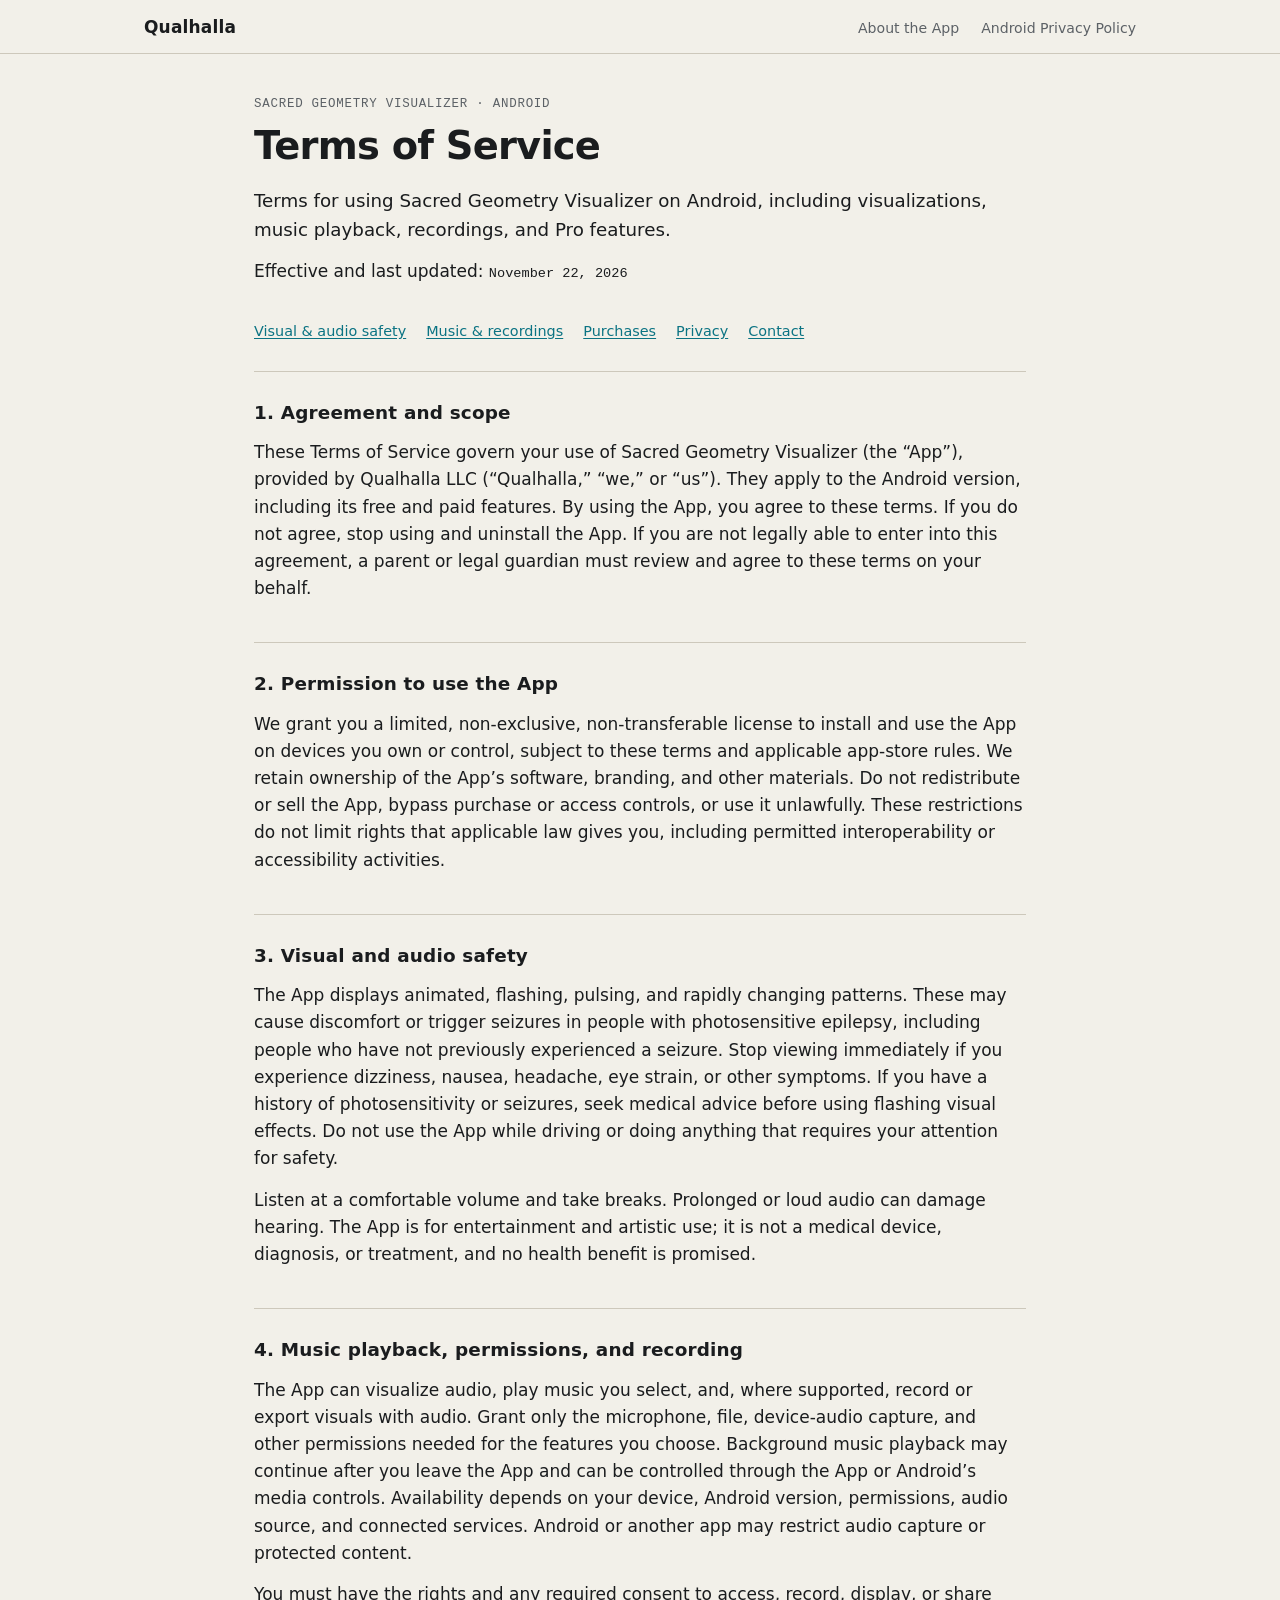
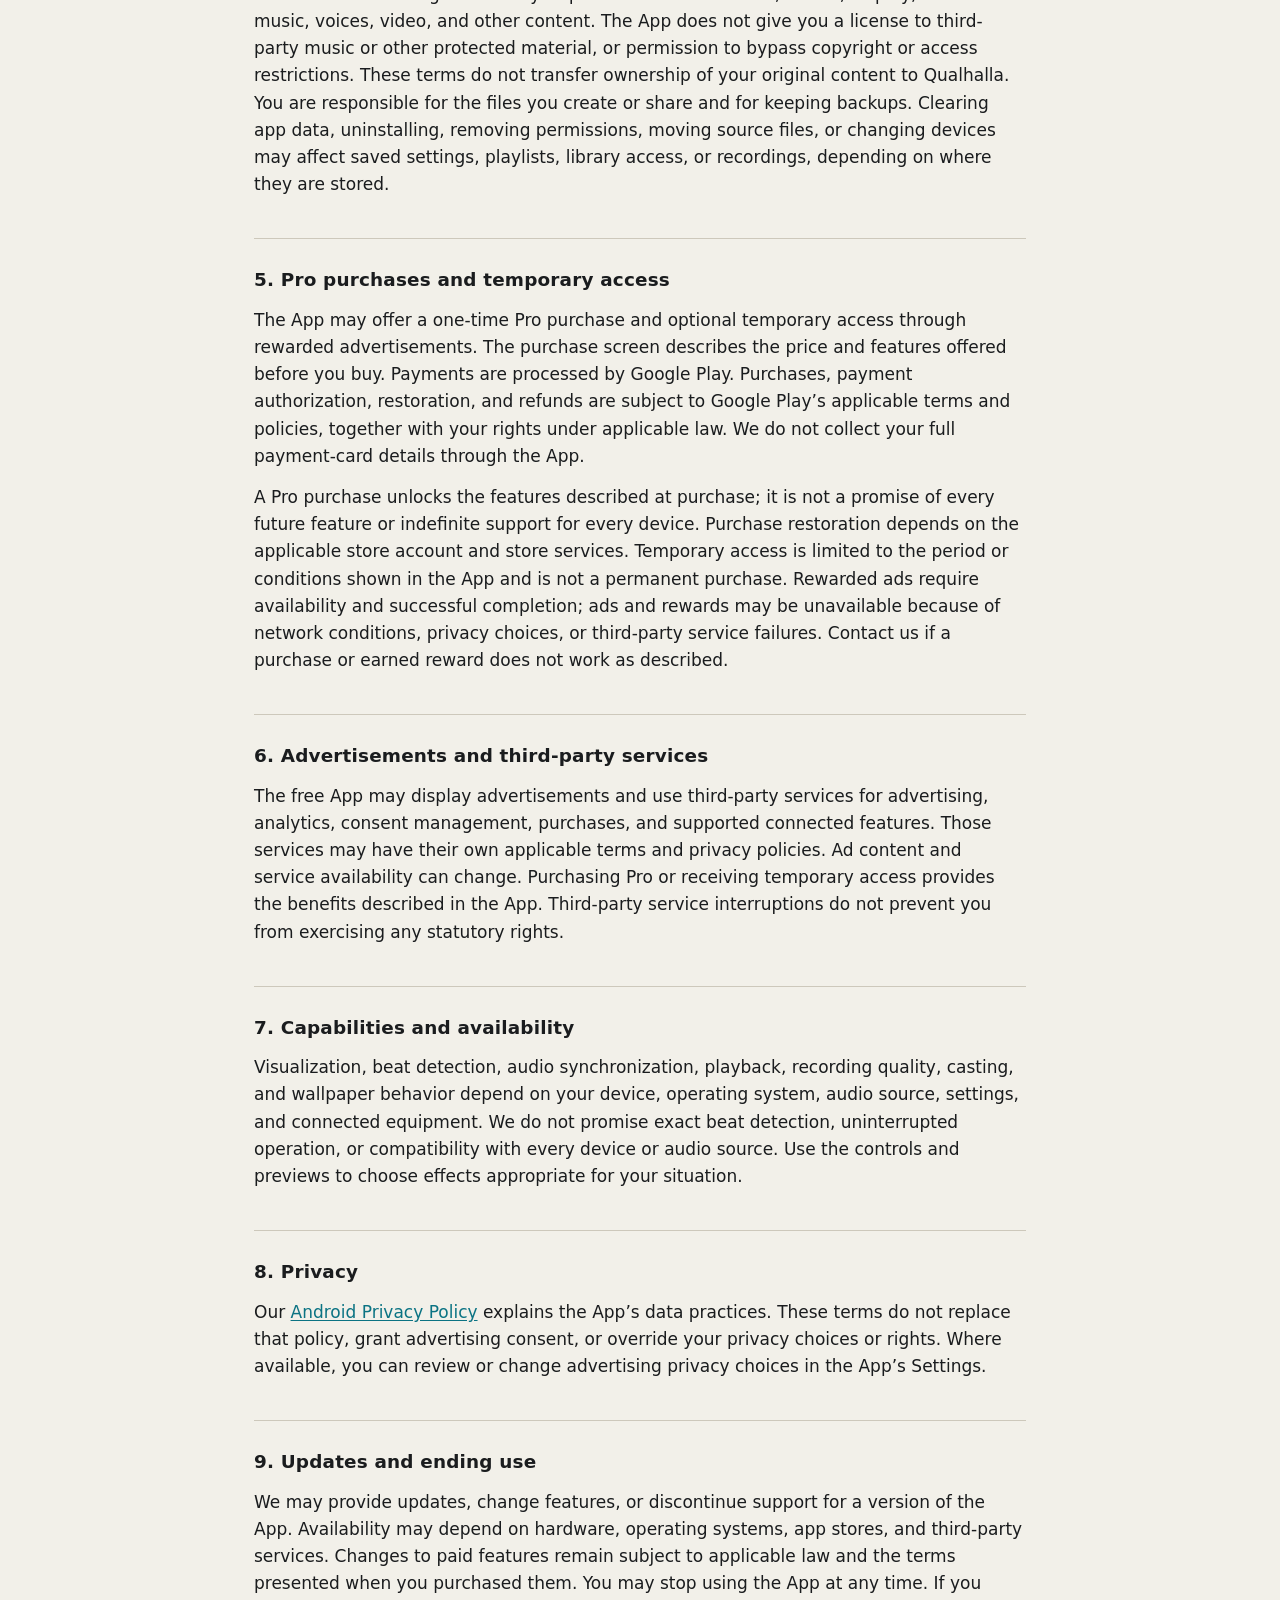
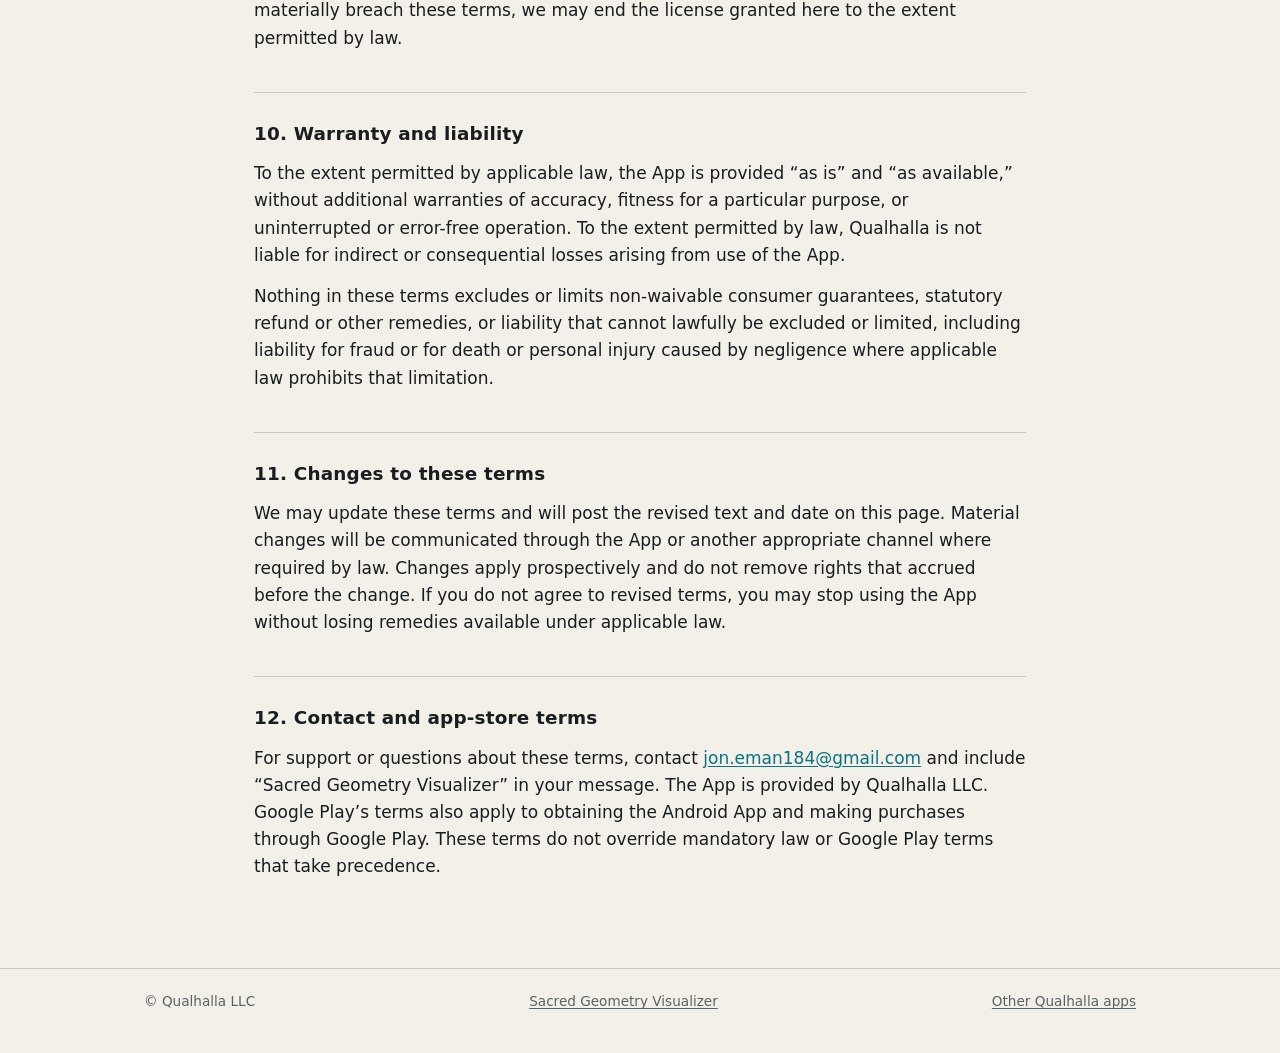
<file: sacred-geometry/terms/index.html>
<!DOCTYPE html>
<html lang="en">
<head>
<meta charset="utf-8">
<meta name="viewport" content="width=device-width, initial-scale=1">
<title>Terms of Service — Sacred Geometry Visualizer | Qualhalla</title>
<meta name="description" content="Terms of Service for the Android version of Sacred Geometry Visualizer by Qualhalla LLC, including visual and audio safety, music playback, recordings, Pro purchases, and support.">
<link rel="canonical" href="https://qualhalla.com/sacred-geometry/terms/">
<style>
:root{
  --paper:#f2f0e9; --sheet:#faf9f5; --ink:#1a1c1e; --muted:#5c6166; --rule:#cdc8bb; --rule-2:#e2ded3;
  --accent:#0b7383; --trace:#1aa9bd; --warn:#a2560c; --warn-bg:#f6ead9;
  --sans:"IBM Plex Sans",system-ui,-apple-system,"Segoe UI",sans-serif;
  --mono:"IBM Plex Mono",ui-monospace,"SF Mono",Menlo,Consolas,monospace;
  color-scheme:light;
}
@media (prefers-color-scheme:dark){
  :root{
    --paper:#141618; --sheet:#1b1e21; --ink:#e4e2dc; --muted:#9aa0a6; --rule:#3a3f44; --rule-2:#2a2e32;
    --accent:#4cc6d8; --trace:#36bfd2; --warn:#e3a15a; --warn-bg:#2a2218;
    color-scheme:dark;
  }
}
*{box-sizing:border-box}
html{background:var(--paper)}
body{margin:0;background:var(--paper);color:var(--ink);font:400 17px/1.6 var(--sans);-webkit-text-size-adjust:100%}
a{color:var(--accent);text-underline-offset:2px}
.wrap{max-width:1040px;margin:0 auto;padding:0 24px}
.mono,code,td.v,.num{font-family:var(--mono);font-feature-settings:"zero" 1}

/* top bar */
.top{border-bottom:1px solid var(--rule)}
.top .wrap{display:flex;align-items:baseline;justify-content:space-between;gap:16px;padding-top:14px;padding-bottom:12px}
.brand{font-weight:600;color:var(--ink);text-decoration:none;letter-spacing:.01em}
.top nav{display:flex;gap:22px;font-size:.88rem}
.top nav a{color:var(--muted);text-decoration:none}
.top nav a:hover{color:var(--ink)}

/* intro */
.intro{display:grid;grid-template-columns:minmax(0,1fr) 300px;gap:56px;align-items:start;padding:56px 0 40px}
.kicker{font:500 .78rem/1 var(--mono);color:var(--muted);letter-spacing:.06em;margin:0 0 18px;display:flex;align-items:center;gap:10px}
.kicker img{width:28px;height:28px;border-radius:7px}
h1{font-size:2.6rem;line-height:1.08;font-weight:600;letter-spacing:-.02em;margin:0 0 20px;max-width:13ch}
.lede{font-size:1.14rem;color:var(--ink);max-width:34em;margin:0 0 28px}
.get{display:flex;flex-wrap:wrap;gap:10px;margin-bottom:14px}
.get a{display:inline-flex;flex-direction:column;justify-content:center;min-width:168px;padding:9px 16px 10px;border:1.5px solid var(--ink);border-radius:6px;color:var(--ink);text-decoration:none;line-height:1.2}
.get a small{font-size:.72rem;color:var(--muted)}
.get a span{font-weight:600;font-size:1.02rem}
.get a:hover{background:var(--ink);color:var(--paper)}
.get a:hover small{color:inherit;opacity:.75}
.fine{font-size:.85rem;color:var(--muted);margin:0}
.phone{margin:0}
.phone button{display:block;width:100%;padding:0;border:0;background:none;cursor:zoom-in}
.phone img{display:block;width:100%;height:auto;border-radius:22px;border:1px solid var(--rule);background:#000}
.phone figcaption{font:400 .75rem/1.4 var(--mono);color:var(--muted);margin-top:10px}

/* sections */
section{padding:44px 0;border-top:1px solid var(--rule)}
.head{display:grid;grid-template-columns:200px minmax(0,1fr);gap:32px}
h2{font-size:1rem;font-weight:600;margin:0;letter-spacing:.01em}
h2 .n{display:block;font:400 .75rem/1 var(--mono);color:var(--muted);margin-bottom:8px}
.body>p:first-child{margin-top:0}
.body p{max-width:38em}

/* range figure */
.fig{margin:0;background:var(--sheet);border:1px solid var(--rule);border-radius:4px;padding:18px 18px 12px}
.fig .scroll{overflow-x:auto}
.range{display:block;width:100%;min-width:640px;height:auto}
.range .g{stroke:var(--rule-2);stroke-width:1}
.range .g.M{stroke:var(--rule)}
.range .ax{stroke:var(--muted);stroke-width:1}
.range .t{font:400 12px var(--mono);fill:var(--muted)}
.range .l{font:500 12.5px var(--mono);fill:var(--ink)}
.range .b0{fill:var(--rule-2);stroke:var(--rule)}
.range .b1{fill:none;stroke:var(--trace);stroke-width:1.5}
.range .b2{fill:var(--trace);opacity:.35;stroke:var(--trace)}
.range .p{fill:var(--paper);stroke:var(--ink);stroke-width:1.4}
.fig figcaption{font:400 .78rem/1.5 var(--mono);color:var(--muted);margin-top:8px}

/* spec table */
table{border-collapse:collapse;width:100%}
.spec th,.spec td{text-align:left;vertical-align:top;padding:9px 0;border-bottom:1px solid var(--rule-2)}
.spec tr:first-child th,.spec tr:first-child td{border-top:1px solid var(--ink)}
.spec tr:last-child th,.spec tr:last-child td{border-bottom:1px solid var(--ink)}
.spec th{font-weight:500;width:34%;padding-right:20px;color:var(--muted);font-size:.94rem}
.spec td{font-size:.95rem}
.spec td.v{font-size:.9rem}
.tag{display:inline-block;font:500 .66rem/1 var(--mono);letter-spacing:.06em;padding:3px 5px 2px;border:1px solid currentColor;border-radius:3px;color:var(--accent);vertical-align:2px;margin-left:6px}
.note{font-size:.82rem;color:var(--muted);margin-top:12px}

/* bench notes */
.procs{list-style:none;margin:0;padding:0;counter-reset:p}
.procs li{display:grid;grid-template-columns:44px minmax(0,1fr);gap:4px 12px;padding:18px 0;border-bottom:1px solid var(--rule-2)}
.procs li:first-child{padding-top:0}
.procs li::before{counter-increment:p;content:counter(p,decimal-leading-zero);font:400 .82rem/1.9 var(--mono);color:var(--muted);grid-row:span 2}
.procs h3{font-size:1.02rem;font-weight:600;margin:0}
.procs p{margin:2px 0 0;max-width:38em}
.caution{margin-top:28px;border-left:3px solid var(--warn);background:var(--warn-bg);padding:16px 20px;border-radius:0 4px 4px 0}
.caution strong{display:block;font:500 .78rem/1 var(--mono);letter-spacing:.08em;color:var(--warn);margin-bottom:8px}
.caution p{margin:0 0 8px;max-width:40em}
.caution p:last-child{margin-bottom:0}

/* screens */
.shots{display:grid;grid-template-columns:repeat(5,minmax(0,1fr));gap:16px;margin:0;padding:0;list-style:none}
.shots button{display:block;width:100%;padding:0;border:0;background:none;cursor:zoom-in;text-align:left;color:inherit;font:inherit}
.shots img{display:block;width:100%;height:auto;border-radius:12px;border:1px solid var(--rule);background:#000}
.shots button:hover img,.shots button:focus-visible img{border-color:var(--accent)}
.shots span{display:block;font:400 .74rem/1.45 var(--mono);color:var(--muted);margin-top:8px}

/* free vs pro */
.cmp th,.cmp td{padding:8px 0;border-bottom:1px solid var(--rule-2);text-align:left;font-size:.95rem}
.cmp thead th{font:500 .74rem/1 var(--mono);letter-spacing:.06em;color:var(--muted);border-bottom:1px solid var(--ink);padding-bottom:10px}
.cmp td.c,.cmp th.c{width:70px;text-align:center;font-family:var(--mono)}
.cmp td.no{color:var(--muted)}
.cmp tbody tr:last-child td{border-bottom:1px solid var(--ink)}

footer{border-top:1px solid var(--rule);padding:22px 0 40px;font-size:.85rem;color:var(--muted)}
footer .wrap{display:flex;justify-content:space-between;gap:16px;flex-wrap:wrap}
footer a{color:var(--muted)}

/* lightbox */
.lightbox{border:0;padding:0;background:transparent;max-width:100vw;max-height:100vh;width:100vw;height:100vh;margin:0}
.lightbox::backdrop{background:rgba(12,13,14,.88)}
.lightbox figure{margin:0;height:100%;display:flex;flex-direction:column;align-items:center;justify-content:center;padding:28px 64px}
.lb-img{max-height:calc(100vh - 110px);max-width:100%;width:auto;border-radius:16px}
.lb-cap{font:400 .8rem/1.4 var(--mono);color:#c9ccd0;margin-top:12px;text-align:center;max-width:40em}
.lb-close,.lb-nav{position:fixed;background:none;border:0;color:#e6e6e6;font:300 2.2rem/1 var(--sans);cursor:pointer;padding:10px 14px}
.lb-close{top:8px;right:10px}
.lb-prev{left:6px;top:50%;translate:0 -50%}
.lb-next{right:6px;top:50%;translate:0 -50%}

@media (max-width:860px){
  .intro{grid-template-columns:minmax(0,1fr);gap:36px;padding-top:40px}
  .phone{max-width:260px}
  .head{grid-template-columns:minmax(0,1fr);gap:18px}
  .shots{grid-template-columns:repeat(3,minmax(0,1fr))}
}
@media (max-width:560px){
  body{font-size:16px}
  .wrap{padding:0 16px}
  .top nav{display:none}
  h1{font-size:2.05rem}
  .lede{font-size:1.05rem}
  .get a{flex:1 1 140px;min-width:0}
  .shots{grid-template-columns:repeat(2,minmax(0,1fr));gap:12px}
  .spec th{width:42%;padding-right:12px}
  .lightbox figure{padding:48px 8px 20px}
  .lb-nav{display:none}
}

.legal{max-width:820px;padding-top:44px;padding-bottom:48px}.legal h1{max-width:none;font-size:2.4rem}.legal .lede{max-width:none}.legal section{padding:26px 0}.legal h2{font-size:1.15rem;margin-bottom:12px}.legal p{margin:0 0 14px}.legal .contents{display:flex;flex-wrap:wrap;gap:8px 20px;padding:20px 0 28px;font-size:.9rem}.top nav{flex-wrap:wrap}.legal time{font-family:var(--mono);font-size:.85rem}@media(max-width:560px){.top nav{display:flex;font-size:.8rem;gap:12px}.top .wrap{align-items:center}.legal{padding-top:28px}.legal h1{font-size:2rem}}
</style>
</head>
<body>
<header class="top"><div class="wrap"><a class="brand" href="/">Qualhalla</a><nav aria-label="Site navigation"><a href="../">About the App</a><a href="https://parmajoneman.github.io/VisualizerPrivacyPolicy/">Android Privacy Policy</a></nav></div></header>
<main class="wrap legal">
<p class="kicker">SACRED GEOMETRY VISUALIZER · ANDROID</p>
<h1>Terms of Service</h1>
<p class="lede">Terms for using Sacred Geometry Visualizer on Android, including visualizations, music playback, recordings, and Pro features.</p>
<p>Effective and last updated: <time datetime="2026-11-22">November 22, 2026</time></p>
<nav class="contents" aria-label="Terms sections"><a href="#section-3">Visual &amp; audio safety</a><a href="#section-4">Music &amp; recordings</a><a href="#section-5">Purchases</a><a href="#section-8">Privacy</a><a href="#section-12">Contact</a></nav>
<section id="section-1"><h2>1. Agreement and scope</h2><p>These Terms of Service govern your use of Sacred Geometry Visualizer (the “App”), provided by Qualhalla LLC (“Qualhalla,” “we,” or “us”). They apply to the Android version, including its free and paid features. By using the App, you agree to these terms. If you do not agree, stop using and uninstall the App. If you are not legally able to enter into this agreement, a parent or legal guardian must review and agree to these terms on your behalf.</p></section>
<section id="section-2"><h2>2. Permission to use the App</h2><p>We grant you a limited, non-exclusive, non-transferable license to install and use the App on devices you own or control, subject to these terms and applicable app-store rules. We retain ownership of the App’s software, branding, and other materials. Do not redistribute or sell the App, bypass purchase or access controls, or use it unlawfully. These restrictions do not limit rights that applicable law gives you, including permitted interoperability or accessibility activities.</p></section>
<section id="section-3"><h2>3. Visual and audio safety</h2><p>The App displays animated, flashing, pulsing, and rapidly changing patterns. These may cause discomfort or trigger seizures in people with photosensitive epilepsy, including people who have not previously experienced a seizure. Stop viewing immediately if you experience dizziness, nausea, headache, eye strain, or other symptoms. If you have a history of photosensitivity or seizures, seek medical advice before using flashing visual effects. Do not use the App while driving or doing anything that requires your attention for safety.</p><p>Listen at a comfortable volume and take breaks. Prolonged or loud audio can damage hearing. The App is for entertainment and artistic use; it is not a medical device, diagnosis, or treatment, and no health benefit is promised.</p></section>
<section id="section-4"><h2>4. Music playback, permissions, and recording</h2><p>The App can visualize audio, play music you select, and, where supported, record or export visuals with audio. Grant only the microphone, file, device-audio capture, and other permissions needed for the features you choose. Background music playback may continue after you leave the App and can be controlled through the App or Android’s media controls. Availability depends on your device, Android version, permissions, audio source, and connected services. Android or another app may restrict audio capture or protected content.</p><p>You must have the rights and any required consent to access, record, display, or share music, voices, video, and other content. The App does not give you a license to third-party music or other protected material, or permission to bypass copyright or access restrictions. These terms do not transfer ownership of your original content to Qualhalla. You are responsible for the files you create or share and for keeping backups. Clearing app data, uninstalling, removing permissions, moving source files, or changing devices may affect saved settings, playlists, library access, or recordings, depending on where they are stored.</p></section>
<section id="section-5"><h2>5. Pro purchases and temporary access</h2><p>The App may offer a one-time Pro purchase and optional temporary access through rewarded advertisements. The purchase screen describes the price and features offered before you buy. Payments are processed by Google Play. Purchases, payment authorization, restoration, and refunds are subject to Google Play’s applicable terms and policies, together with your rights under applicable law. We do not collect your full payment-card details through the App.</p><p>A Pro purchase unlocks the features described at purchase; it is not a promise of every future feature or indefinite support for every device. Purchase restoration depends on the applicable store account and store services. Temporary access is limited to the period or conditions shown in the App and is not a permanent purchase. Rewarded ads require availability and successful completion; ads and rewards may be unavailable because of network conditions, privacy choices, or third-party service failures. Contact us if a purchase or earned reward does not work as described.</p></section>
<section id="section-6"><h2>6. Advertisements and third-party services</h2><p>The free App may display advertisements and use third-party services for advertising, analytics, consent management, purchases, and supported connected features. Those services may have their own applicable terms and privacy policies. Ad content and service availability can change. Purchasing Pro or receiving temporary access provides the benefits described in the App. Third-party service interruptions do not prevent you from exercising any statutory rights.</p></section>
<section id="section-7"><h2>7. Capabilities and availability</h2><p>Visualization, beat detection, audio synchronization, playback, recording quality, casting, and wallpaper behavior depend on your device, operating system, audio source, settings, and connected equipment. We do not promise exact beat detection, uninterrupted operation, or compatibility with every device or audio source. Use the controls and previews to choose effects appropriate for your situation.</p></section>
<section id="section-8"><h2>8. Privacy</h2><p>Our <a href="https://parmajoneman.github.io/VisualizerPrivacyPolicy/">Android Privacy Policy</a> explains the App’s data practices. These terms do not replace that policy, grant advertising consent, or override your privacy choices or rights. Where available, you can review or change advertising privacy choices in the App’s Settings.</p></section>
<section id="section-9"><h2>9. Updates and ending use</h2><p>We may provide updates, change features, or discontinue support for a version of the App. Availability may depend on hardware, operating systems, app stores, and third-party services. Changes to paid features remain subject to applicable law and the terms presented when you purchased them. You may stop using the App at any time. If you materially breach these terms, we may end the license granted here to the extent permitted by law.</p></section>
<section id="section-10"><h2>10. Warranty and liability</h2><p>To the extent permitted by applicable law, the App is provided “as is” and “as available,” without additional warranties of accuracy, fitness for a particular purpose, or uninterrupted or error-free operation. To the extent permitted by law, Qualhalla is not liable for indirect or consequential losses arising from use of the App.</p><p>Nothing in these terms excludes or limits non-waivable consumer guarantees, statutory refund or other remedies, or liability that cannot lawfully be excluded or limited, including liability for fraud or for death or personal injury caused by negligence where applicable law prohibits that limitation.</p></section>
<section id="section-11"><h2>11. Changes to these terms</h2><p>We may update these terms and will post the revised text and date on this page. Material changes will be communicated through the App or another appropriate channel where required by law. Changes apply prospectively and do not remove rights that accrued before the change. If you do not agree to revised terms, you may stop using the App without losing remedies available under applicable law.</p></section>
<section id="section-12"><h2>12. Contact and app-store terms</h2><p>For support or questions about these terms, contact <a href="mailto:jon.eman184@gmail.com">jon.eman184@gmail.com</a> and include “Sacred Geometry Visualizer” in your message. The App is provided by Qualhalla LLC. Google Play’s terms also apply to obtaining the Android App and making purchases through Google Play. These terms do not override mandatory law or Google Play terms that take precedence.</p></section>
</main>
<footer><div class="wrap"><span>&copy; Qualhalla LLC</span><a href="../">Sacred Geometry Visualizer</a><a href="/">Other Qualhalla apps</a></div></footer>
</body>
</html>
</file>
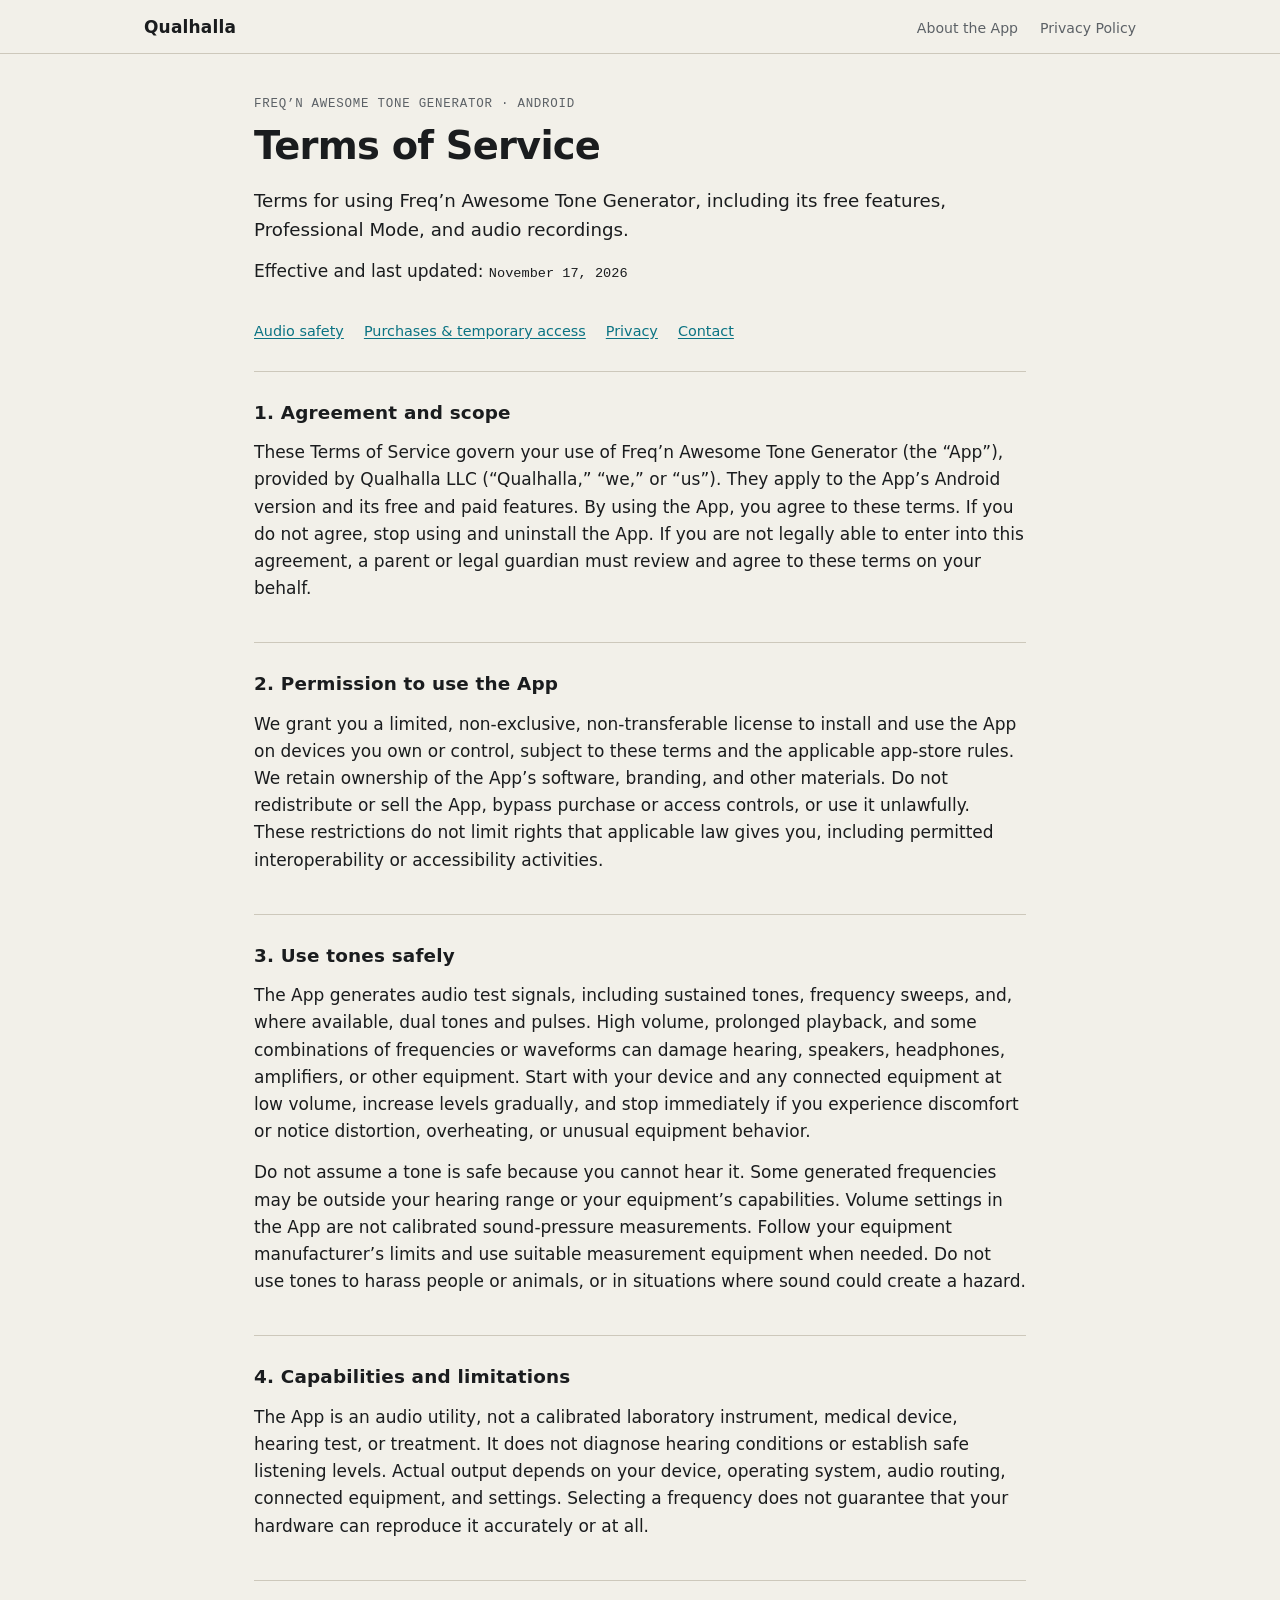
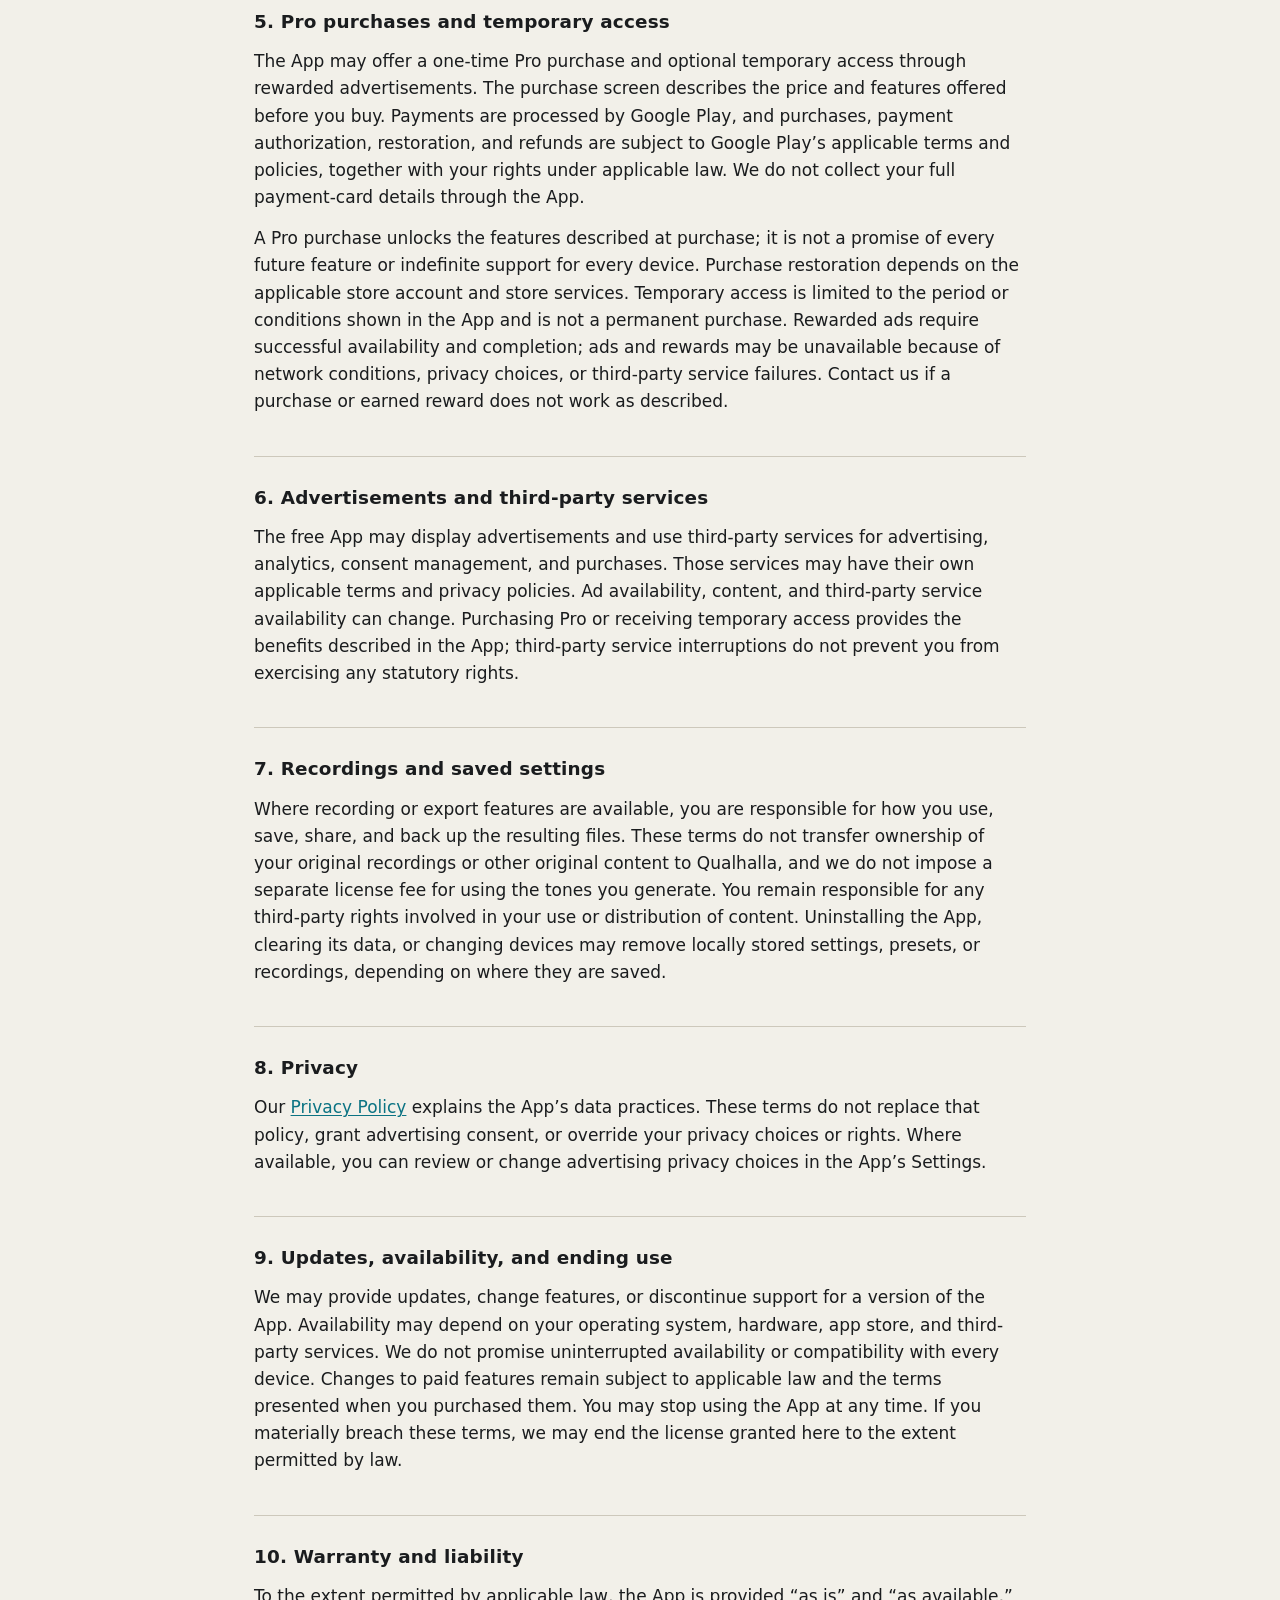
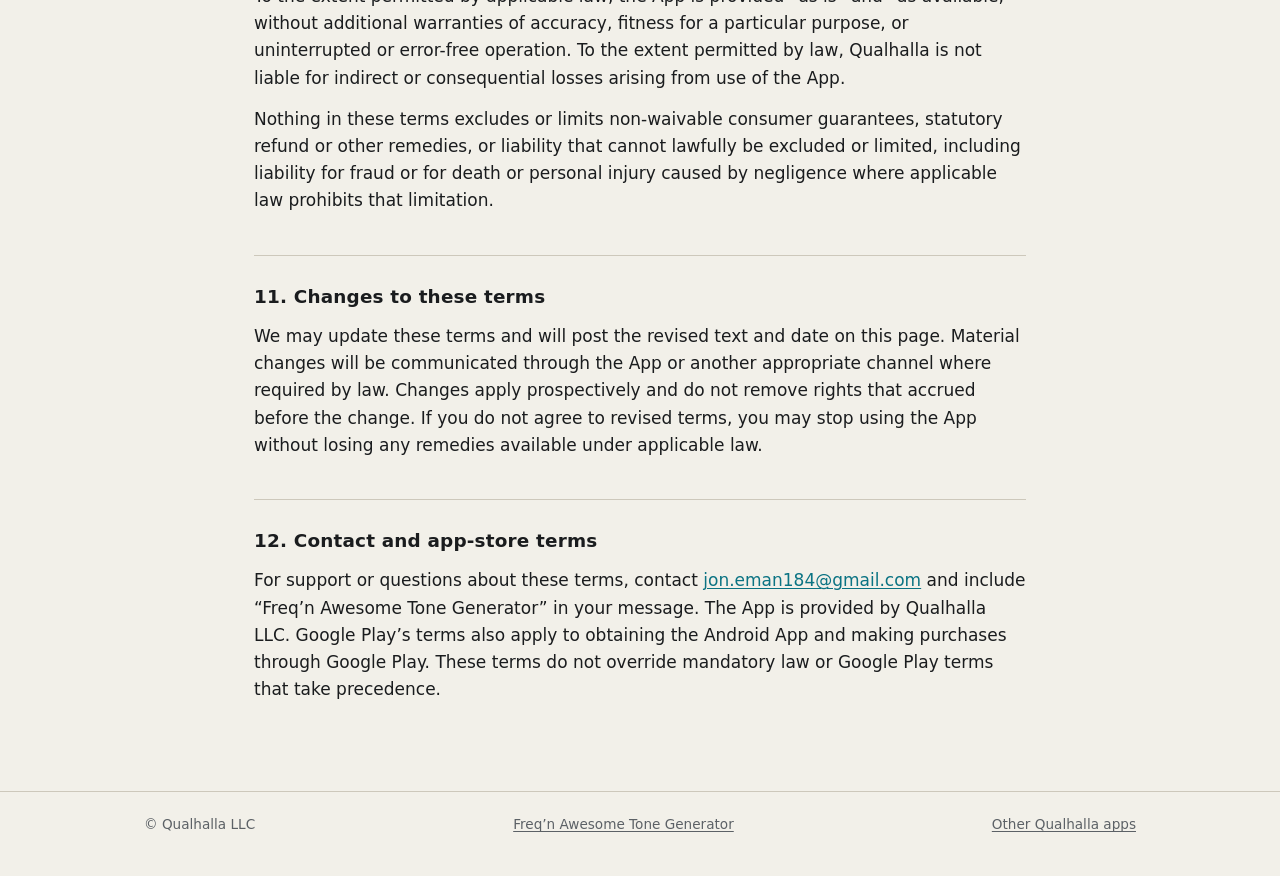
<file: tone-generator/terms/index.html>
<!DOCTYPE html>
<html lang="en">
<head>
<meta charset="utf-8">
<meta name="viewport" content="width=device-width, initial-scale=1">
<title>Terms of Service — Freq’n Awesome Tone Generator | Qualhalla</title>
<meta name="description" content="Terms of Service for the Android version of Freq’n Awesome Tone Generator by Qualhalla LLC, including safe use, Pro purchases, recordings, and support.">
<link rel="canonical" href="https://qualhalla.com/tone-generator/terms/">
<style>
:root{
  --paper:#f2f0e9; --sheet:#faf9f5; --ink:#1a1c1e; --muted:#5c6166; --rule:#cdc8bb; --rule-2:#e2ded3;
  --accent:#0b7383; --trace:#1aa9bd; --warn:#a2560c; --warn-bg:#f6ead9;
  --sans:"IBM Plex Sans",system-ui,-apple-system,"Segoe UI",sans-serif;
  --mono:"IBM Plex Mono",ui-monospace,"SF Mono",Menlo,Consolas,monospace;
  color-scheme:light;
}
@media (prefers-color-scheme:dark){
  :root{
    --paper:#141618; --sheet:#1b1e21; --ink:#e4e2dc; --muted:#9aa0a6; --rule:#3a3f44; --rule-2:#2a2e32;
    --accent:#4cc6d8; --trace:#36bfd2; --warn:#e3a15a; --warn-bg:#2a2218;
    color-scheme:dark;
  }
}
*{box-sizing:border-box}
html{background:var(--paper)}
body{margin:0;background:var(--paper);color:var(--ink);font:400 17px/1.6 var(--sans);-webkit-text-size-adjust:100%}
a{color:var(--accent);text-underline-offset:2px}
.wrap{max-width:1040px;margin:0 auto;padding:0 24px}
.mono,code,td.v,.num{font-family:var(--mono);font-feature-settings:"zero" 1}

/* top bar */
.top{border-bottom:1px solid var(--rule)}
.top .wrap{display:flex;align-items:baseline;justify-content:space-between;gap:16px;padding-top:14px;padding-bottom:12px}
.brand{font-weight:600;color:var(--ink);text-decoration:none;letter-spacing:.01em}
.top nav{display:flex;gap:22px;font-size:.88rem}
.top nav a{color:var(--muted);text-decoration:none}
.top nav a:hover{color:var(--ink)}

/* intro */
.intro{display:grid;grid-template-columns:minmax(0,1fr) 300px;gap:56px;align-items:start;padding:56px 0 40px}
.kicker{font:500 .78rem/1 var(--mono);color:var(--muted);letter-spacing:.06em;margin:0 0 18px;display:flex;align-items:center;gap:10px}
.kicker img{width:28px;height:28px;border-radius:7px}
h1{font-size:2.6rem;line-height:1.08;font-weight:600;letter-spacing:-.02em;margin:0 0 20px;max-width:13ch}
.lede{font-size:1.14rem;color:var(--ink);max-width:34em;margin:0 0 28px}
.get{display:flex;flex-wrap:wrap;gap:10px;margin-bottom:14px}
.get a{display:inline-flex;flex-direction:column;justify-content:center;min-width:168px;padding:9px 16px 10px;border:1.5px solid var(--ink);border-radius:6px;color:var(--ink);text-decoration:none;line-height:1.2}
.get a small{font-size:.72rem;color:var(--muted)}
.get a span{font-weight:600;font-size:1.02rem}
.get a:hover{background:var(--ink);color:var(--paper)}
.get a:hover small{color:inherit;opacity:.75}
.fine{font-size:.85rem;color:var(--muted);margin:0}
.phone{margin:0}
.phone button{display:block;width:100%;padding:0;border:0;background:none;cursor:zoom-in}
.phone img{display:block;width:100%;height:auto;border-radius:22px;border:1px solid var(--rule);background:#000}
.phone figcaption{font:400 .75rem/1.4 var(--mono);color:var(--muted);margin-top:10px}

/* sections */
section{padding:44px 0;border-top:1px solid var(--rule)}
.head{display:grid;grid-template-columns:200px minmax(0,1fr);gap:32px}
h2{font-size:1rem;font-weight:600;margin:0;letter-spacing:.01em}
h2 .n{display:block;font:400 .75rem/1 var(--mono);color:var(--muted);margin-bottom:8px}
.body>p:first-child{margin-top:0}
.body p{max-width:38em}

/* range figure */
.fig{margin:0;background:var(--sheet);border:1px solid var(--rule);border-radius:4px;padding:18px 18px 12px}
.fig .scroll{overflow-x:auto}
.range{display:block;width:100%;min-width:640px;height:auto}
.range .g{stroke:var(--rule-2);stroke-width:1}
.range .g.M{stroke:var(--rule)}
.range .ax{stroke:var(--muted);stroke-width:1}
.range .t{font:400 12px var(--mono);fill:var(--muted)}
.range .l{font:500 12.5px var(--mono);fill:var(--ink)}
.range .b0{fill:var(--rule-2);stroke:var(--rule)}
.range .b1{fill:none;stroke:var(--trace);stroke-width:1.5}
.range .b2{fill:var(--trace);opacity:.35;stroke:var(--trace)}
.range .p{fill:var(--paper);stroke:var(--ink);stroke-width:1.4}
.fig figcaption{font:400 .78rem/1.5 var(--mono);color:var(--muted);margin-top:8px}

/* spec table */
table{border-collapse:collapse;width:100%}
.spec th,.spec td{text-align:left;vertical-align:top;padding:9px 0;border-bottom:1px solid var(--rule-2)}
.spec tr:first-child th,.spec tr:first-child td{border-top:1px solid var(--ink)}
.spec tr:last-child th,.spec tr:last-child td{border-bottom:1px solid var(--ink)}
.spec th{font-weight:500;width:34%;padding-right:20px;color:var(--muted);font-size:.94rem}
.spec td{font-size:.95rem}
.spec td.v{font-size:.9rem}
.tag{display:inline-block;font:500 .66rem/1 var(--mono);letter-spacing:.06em;padding:3px 5px 2px;border:1px solid currentColor;border-radius:3px;color:var(--accent);vertical-align:2px;margin-left:6px}
.note{font-size:.82rem;color:var(--muted);margin-top:12px}

/* bench notes */
.procs{list-style:none;margin:0;padding:0;counter-reset:p}
.procs li{display:grid;grid-template-columns:44px minmax(0,1fr);gap:4px 12px;padding:18px 0;border-bottom:1px solid var(--rule-2)}
.procs li:first-child{padding-top:0}
.procs li::before{counter-increment:p;content:counter(p,decimal-leading-zero);font:400 .82rem/1.9 var(--mono);color:var(--muted);grid-row:span 2}
.procs h3{font-size:1.02rem;font-weight:600;margin:0}
.procs p{margin:2px 0 0;max-width:38em}
.caution{margin-top:28px;border-left:3px solid var(--warn);background:var(--warn-bg);padding:16px 20px;border-radius:0 4px 4px 0}
.caution strong{display:block;font:500 .78rem/1 var(--mono);letter-spacing:.08em;color:var(--warn);margin-bottom:8px}
.caution p{margin:0 0 8px;max-width:40em}
.caution p:last-child{margin-bottom:0}

/* screens */
.shots{display:grid;grid-template-columns:repeat(5,minmax(0,1fr));gap:16px;margin:0;padding:0;list-style:none}
.shots button{display:block;width:100%;padding:0;border:0;background:none;cursor:zoom-in;text-align:left;color:inherit;font:inherit}
.shots img{display:block;width:100%;height:auto;border-radius:12px;border:1px solid var(--rule);background:#000}
.shots button:hover img,.shots button:focus-visible img{border-color:var(--accent)}
.shots span{display:block;font:400 .74rem/1.45 var(--mono);color:var(--muted);margin-top:8px}

/* free vs pro */
.cmp th,.cmp td{padding:8px 0;border-bottom:1px solid var(--rule-2);text-align:left;font-size:.95rem}
.cmp thead th{font:500 .74rem/1 var(--mono);letter-spacing:.06em;color:var(--muted);border-bottom:1px solid var(--ink);padding-bottom:10px}
.cmp td.c,.cmp th.c{width:70px;text-align:center;font-family:var(--mono)}
.cmp td.no{color:var(--muted)}
.cmp tbody tr:last-child td{border-bottom:1px solid var(--ink)}

footer{border-top:1px solid var(--rule);padding:22px 0 40px;font-size:.85rem;color:var(--muted)}
footer .wrap{display:flex;justify-content:space-between;gap:16px;flex-wrap:wrap}
footer a{color:var(--muted)}

/* lightbox */
.lightbox{border:0;padding:0;background:transparent;max-width:100vw;max-height:100vh;width:100vw;height:100vh;margin:0}
.lightbox::backdrop{background:rgba(12,13,14,.88)}
.lightbox figure{margin:0;height:100%;display:flex;flex-direction:column;align-items:center;justify-content:center;padding:28px 64px}
.lb-img{max-height:calc(100vh - 110px);max-width:100%;width:auto;border-radius:16px}
.lb-cap{font:400 .8rem/1.4 var(--mono);color:#c9ccd0;margin-top:12px;text-align:center;max-width:40em}
.lb-close,.lb-nav{position:fixed;background:none;border:0;color:#e6e6e6;font:300 2.2rem/1 var(--sans);cursor:pointer;padding:10px 14px}
.lb-close{top:8px;right:10px}
.lb-prev{left:6px;top:50%;translate:0 -50%}
.lb-next{right:6px;top:50%;translate:0 -50%}

@media (max-width:860px){
  .intro{grid-template-columns:minmax(0,1fr);gap:36px;padding-top:40px}
  .phone{max-width:260px}
  .head{grid-template-columns:minmax(0,1fr);gap:18px}
  .shots{grid-template-columns:repeat(3,minmax(0,1fr))}
}
@media (max-width:560px){
  body{font-size:16px}
  .wrap{padding:0 16px}
  .top nav{display:none}
  h1{font-size:2.05rem}
  .lede{font-size:1.05rem}
  .get a{flex:1 1 140px;min-width:0}
  .shots{grid-template-columns:repeat(2,minmax(0,1fr));gap:12px}
  .spec th{width:42%;padding-right:12px}
  .lightbox figure{padding:48px 8px 20px}
  .lb-nav{display:none}
}

.legal{max-width:820px;padding-top:44px;padding-bottom:48px}.legal h1{max-width:none;font-size:2.4rem}.legal .lede{max-width:none}.legal section{padding:26px 0}.legal h2{font-size:1.15rem;margin-bottom:12px}.legal p{margin:0 0 14px}.legal .contents{display:flex;flex-wrap:wrap;gap:8px 20px;padding:20px 0 28px;font-size:.9rem}.top nav{flex-wrap:wrap}.legal time{font-family:var(--mono);font-size:.85rem}@media(max-width:560px){.top nav{display:flex;font-size:.8rem;gap:12px}.top .wrap{align-items:center}.legal{padding-top:28px}.legal h1{font-size:2rem}}
</style>
</head>
<body>
<header class="top"><div class="wrap"><a class="brand" href="/">Qualhalla</a><nav aria-label="Site navigation"><a href="../">About the App</a><a href="https://parmajoneman.github.io/PrivacyPolicy/">Privacy Policy</a></nav></div></header>
<main class="wrap legal">
<p class="kicker">FREQ’N AWESOME TONE GENERATOR · ANDROID</p>
<h1>Terms of Service</h1>
<p class="lede">Terms for using Freq’n Awesome Tone Generator, including its free features, Professional Mode, and audio recordings.</p>
<p>Effective and last updated: <time datetime="2026-11-17">November 17, 2026</time></p>
<nav class="contents" aria-label="Terms sections"><a href="#section-3">Audio safety</a><a href="#section-5">Purchases &amp; temporary access</a><a href="#section-8">Privacy</a><a href="#section-12">Contact</a></nav>
<section id="section-1"><h2>1. Agreement and scope</h2><p>These Terms of Service govern your use of Freq’n Awesome Tone Generator (the “App”), provided by Qualhalla LLC (“Qualhalla,” “we,” or “us”). They apply to the App’s Android version and its free and paid features. By using the App, you agree to these terms. If you do not agree, stop using and uninstall the App. If you are not legally able to enter into this agreement, a parent or legal guardian must review and agree to these terms on your behalf.</p></section>
<section id="section-2"><h2>2. Permission to use the App</h2><p>We grant you a limited, non-exclusive, non-transferable license to install and use the App on devices you own or control, subject to these terms and the applicable app-store rules. We retain ownership of the App’s software, branding, and other materials. Do not redistribute or sell the App, bypass purchase or access controls, or use it unlawfully. These restrictions do not limit rights that applicable law gives you, including permitted interoperability or accessibility activities.</p></section>
<section id="section-3"><h2>3. Use tones safely</h2><p>The App generates audio test signals, including sustained tones, frequency sweeps, and, where available, dual tones and pulses. High volume, prolonged playback, and some combinations of frequencies or waveforms can damage hearing, speakers, headphones, amplifiers, or other equipment. Start with your device and any connected equipment at low volume, increase levels gradually, and stop immediately if you experience discomfort or notice distortion, overheating, or unusual equipment behavior.</p><p>Do not assume a tone is safe because you cannot hear it. Some generated frequencies may be outside your hearing range or your equipment’s capabilities. Volume settings in the App are not calibrated sound-pressure measurements. Follow your equipment manufacturer’s limits and use suitable measurement equipment when needed. Do not use tones to harass people or animals, or in situations where sound could create a hazard.</p></section>
<section id="section-4"><h2>4. Capabilities and limitations</h2><p>The App is an audio utility, not a calibrated laboratory instrument, medical device, hearing test, or treatment. It does not diagnose hearing conditions or establish safe listening levels. Actual output depends on your device, operating system, audio routing, connected equipment, and settings. Selecting a frequency does not guarantee that your hardware can reproduce it accurately or at all.</p></section>
<section id="section-5"><h2>5. Pro purchases and temporary access</h2><p>The App may offer a one-time Pro purchase and optional temporary access through rewarded advertisements. The purchase screen describes the price and features offered before you buy. Payments are processed by Google Play, and purchases, payment authorization, restoration, and refunds are subject to Google Play’s applicable terms and policies, together with your rights under applicable law. We do not collect your full payment-card details through the App.</p><p>A Pro purchase unlocks the features described at purchase; it is not a promise of every future feature or indefinite support for every device. Purchase restoration depends on the applicable store account and store services. Temporary access is limited to the period or conditions shown in the App and is not a permanent purchase. Rewarded ads require successful availability and completion; ads and rewards may be unavailable because of network conditions, privacy choices, or third-party service failures. Contact us if a purchase or earned reward does not work as described.</p></section>
<section id="section-6"><h2>6. Advertisements and third-party services</h2><p>The free App may display advertisements and use third-party services for advertising, analytics, consent management, and purchases. Those services may have their own applicable terms and privacy policies. Ad availability, content, and third-party service availability can change. Purchasing Pro or receiving temporary access provides the benefits described in the App; third-party service interruptions do not prevent you from exercising any statutory rights.</p></section>
<section id="section-7"><h2>7. Recordings and saved settings</h2><p>Where recording or export features are available, you are responsible for how you use, save, share, and back up the resulting files. These terms do not transfer ownership of your original recordings or other original content to Qualhalla, and we do not impose a separate license fee for using the tones you generate. You remain responsible for any third-party rights involved in your use or distribution of content. Uninstalling the App, clearing its data, or changing devices may remove locally stored settings, presets, or recordings, depending on where they are saved.</p></section>
<section id="section-8"><h2>8. Privacy</h2><p>Our <a href="https://parmajoneman.github.io/PrivacyPolicy/">Privacy Policy</a> explains the App’s data practices. These terms do not replace that policy, grant advertising consent, or override your privacy choices or rights. Where available, you can review or change advertising privacy choices in the App’s Settings.</p></section>
<section id="section-9"><h2>9. Updates, availability, and ending use</h2><p>We may provide updates, change features, or discontinue support for a version of the App. Availability may depend on your operating system, hardware, app store, and third-party services. We do not promise uninterrupted availability or compatibility with every device. Changes to paid features remain subject to applicable law and the terms presented when you purchased them. You may stop using the App at any time. If you materially breach these terms, we may end the license granted here to the extent permitted by law.</p></section>
<section id="section-10"><h2>10. Warranty and liability</h2><p>To the extent permitted by applicable law, the App is provided “as is” and “as available,” without additional warranties of accuracy, fitness for a particular purpose, or uninterrupted or error-free operation. To the extent permitted by law, Qualhalla is not liable for indirect or consequential losses arising from use of the App.</p><p>Nothing in these terms excludes or limits non-waivable consumer guarantees, statutory refund or other remedies, or liability that cannot lawfully be excluded or limited, including liability for fraud or for death or personal injury caused by negligence where applicable law prohibits that limitation.</p></section>
<section id="section-11"><h2>11. Changes to these terms</h2><p>We may update these terms and will post the revised text and date on this page. Material changes will be communicated through the App or another appropriate channel where required by law. Changes apply prospectively and do not remove rights that accrued before the change. If you do not agree to revised terms, you may stop using the App without losing any remedies available under applicable law.</p></section>
<section id="section-12"><h2>12. Contact and app-store terms</h2><p>For support or questions about these terms, contact <a href="mailto:jon.eman184@gmail.com">jon.eman184@gmail.com</a> and include “Freq’n Awesome Tone Generator” in your message. The App is provided by Qualhalla LLC. Google Play’s terms also apply to obtaining the Android App and making purchases through Google Play. These terms do not override mandatory law or Google Play terms that take precedence.</p></section>
</main>
<footer><div class="wrap"><span>&copy; Qualhalla LLC</span><a href="../">Freq’n Awesome Tone Generator</a><a href="/">Other Qualhalla apps</a></div></footer>
</body>
</html>
</file>
